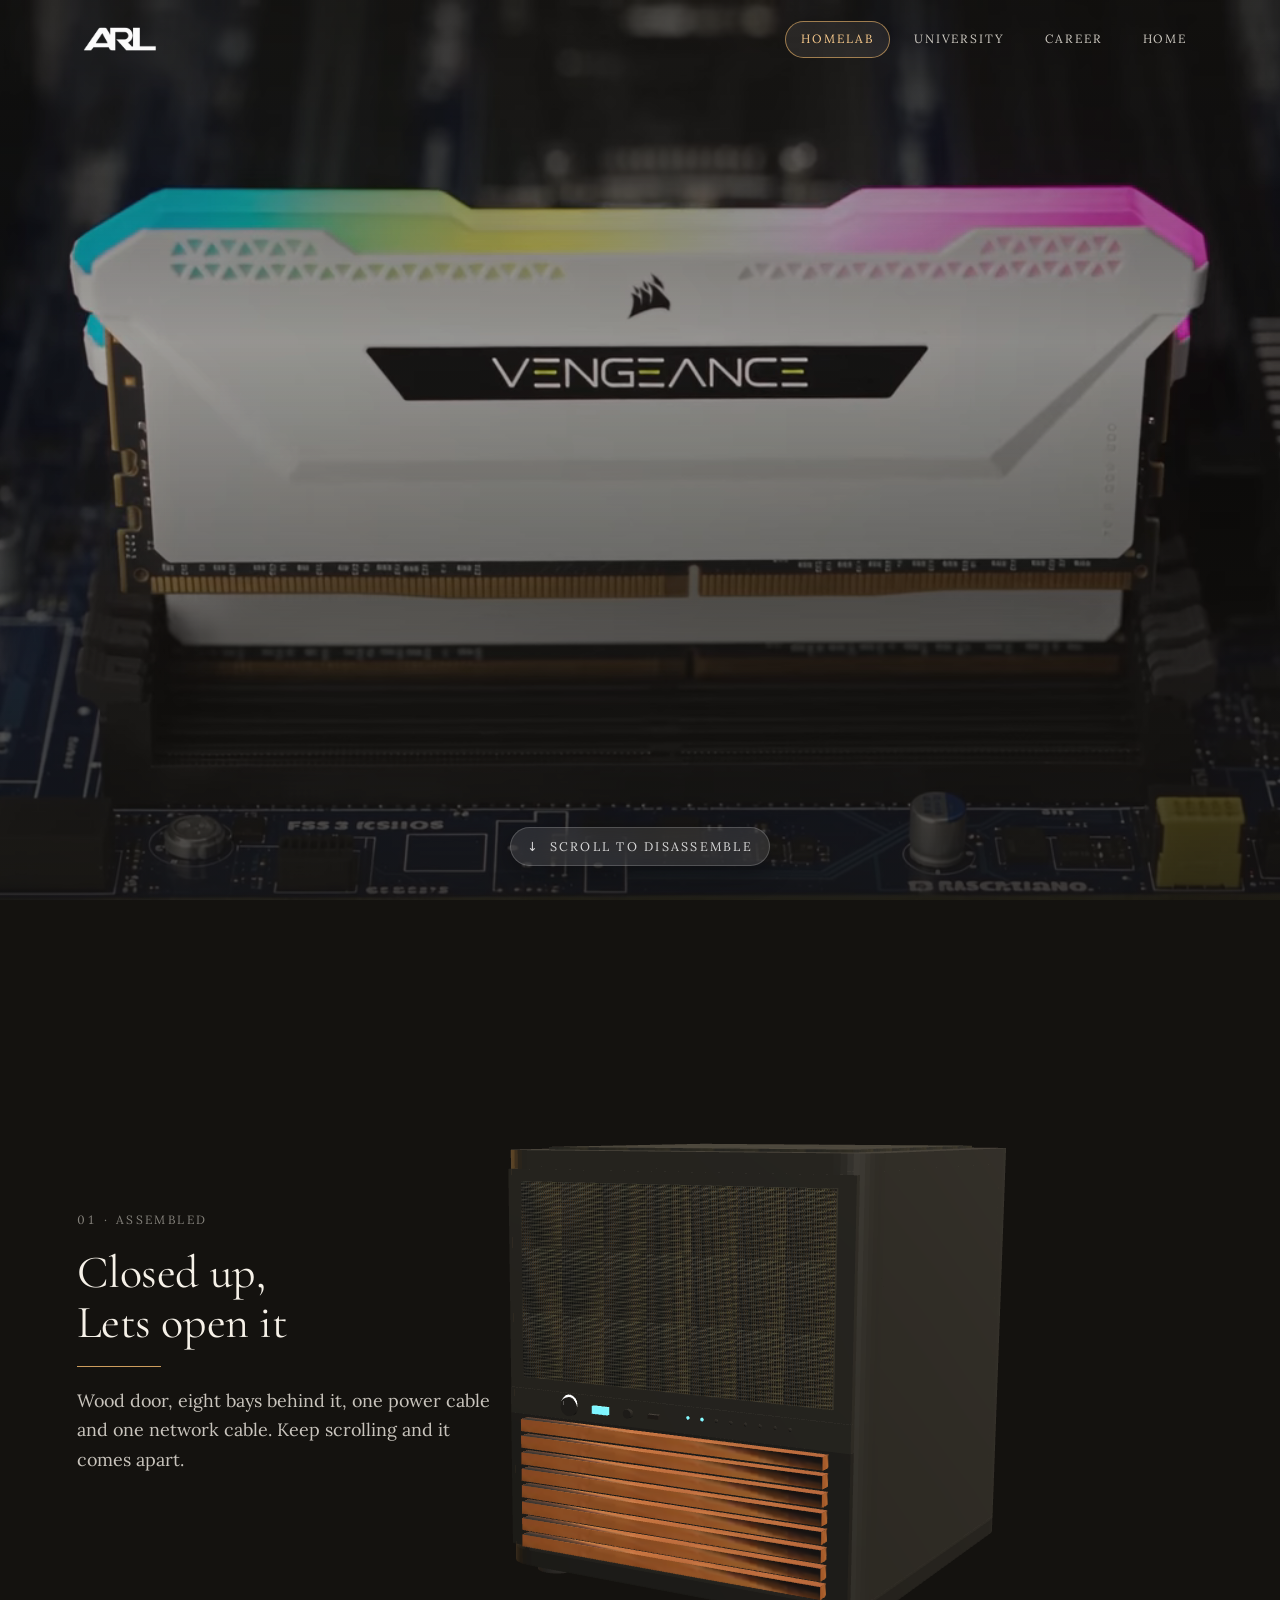
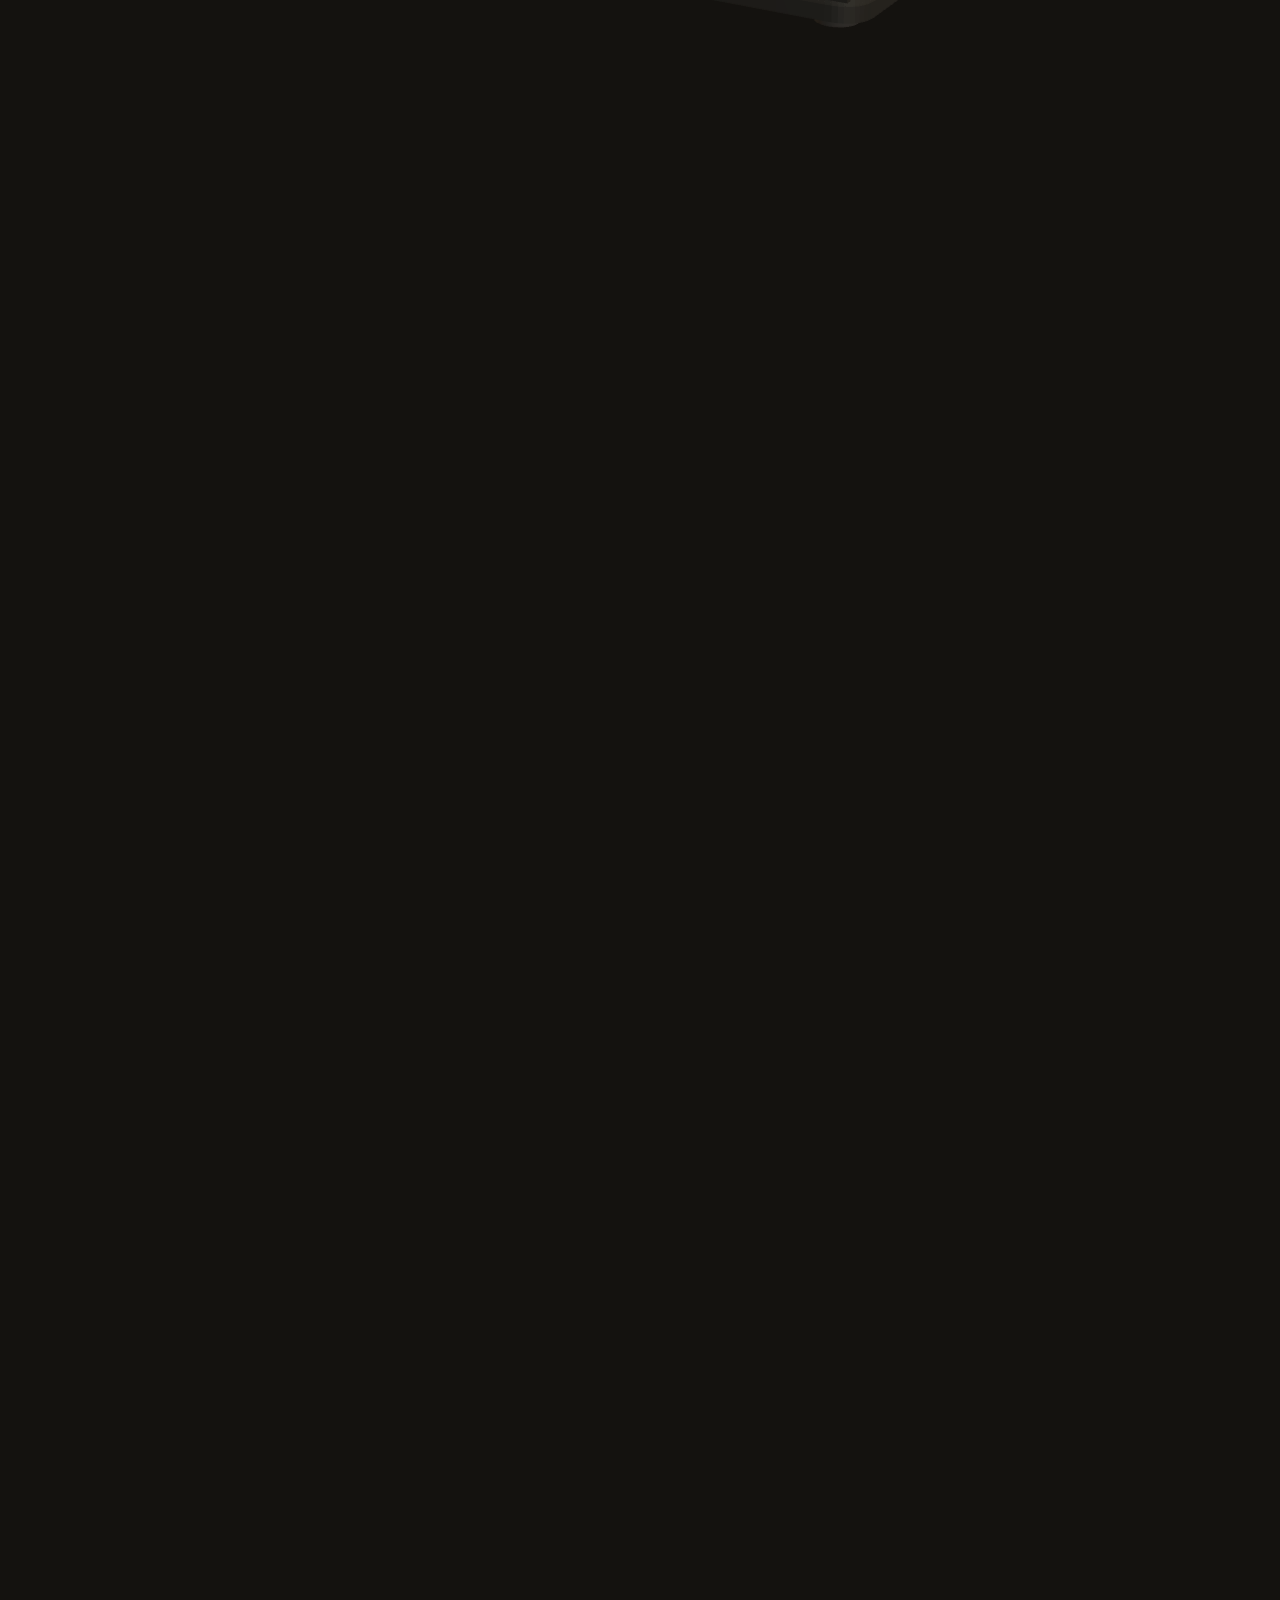
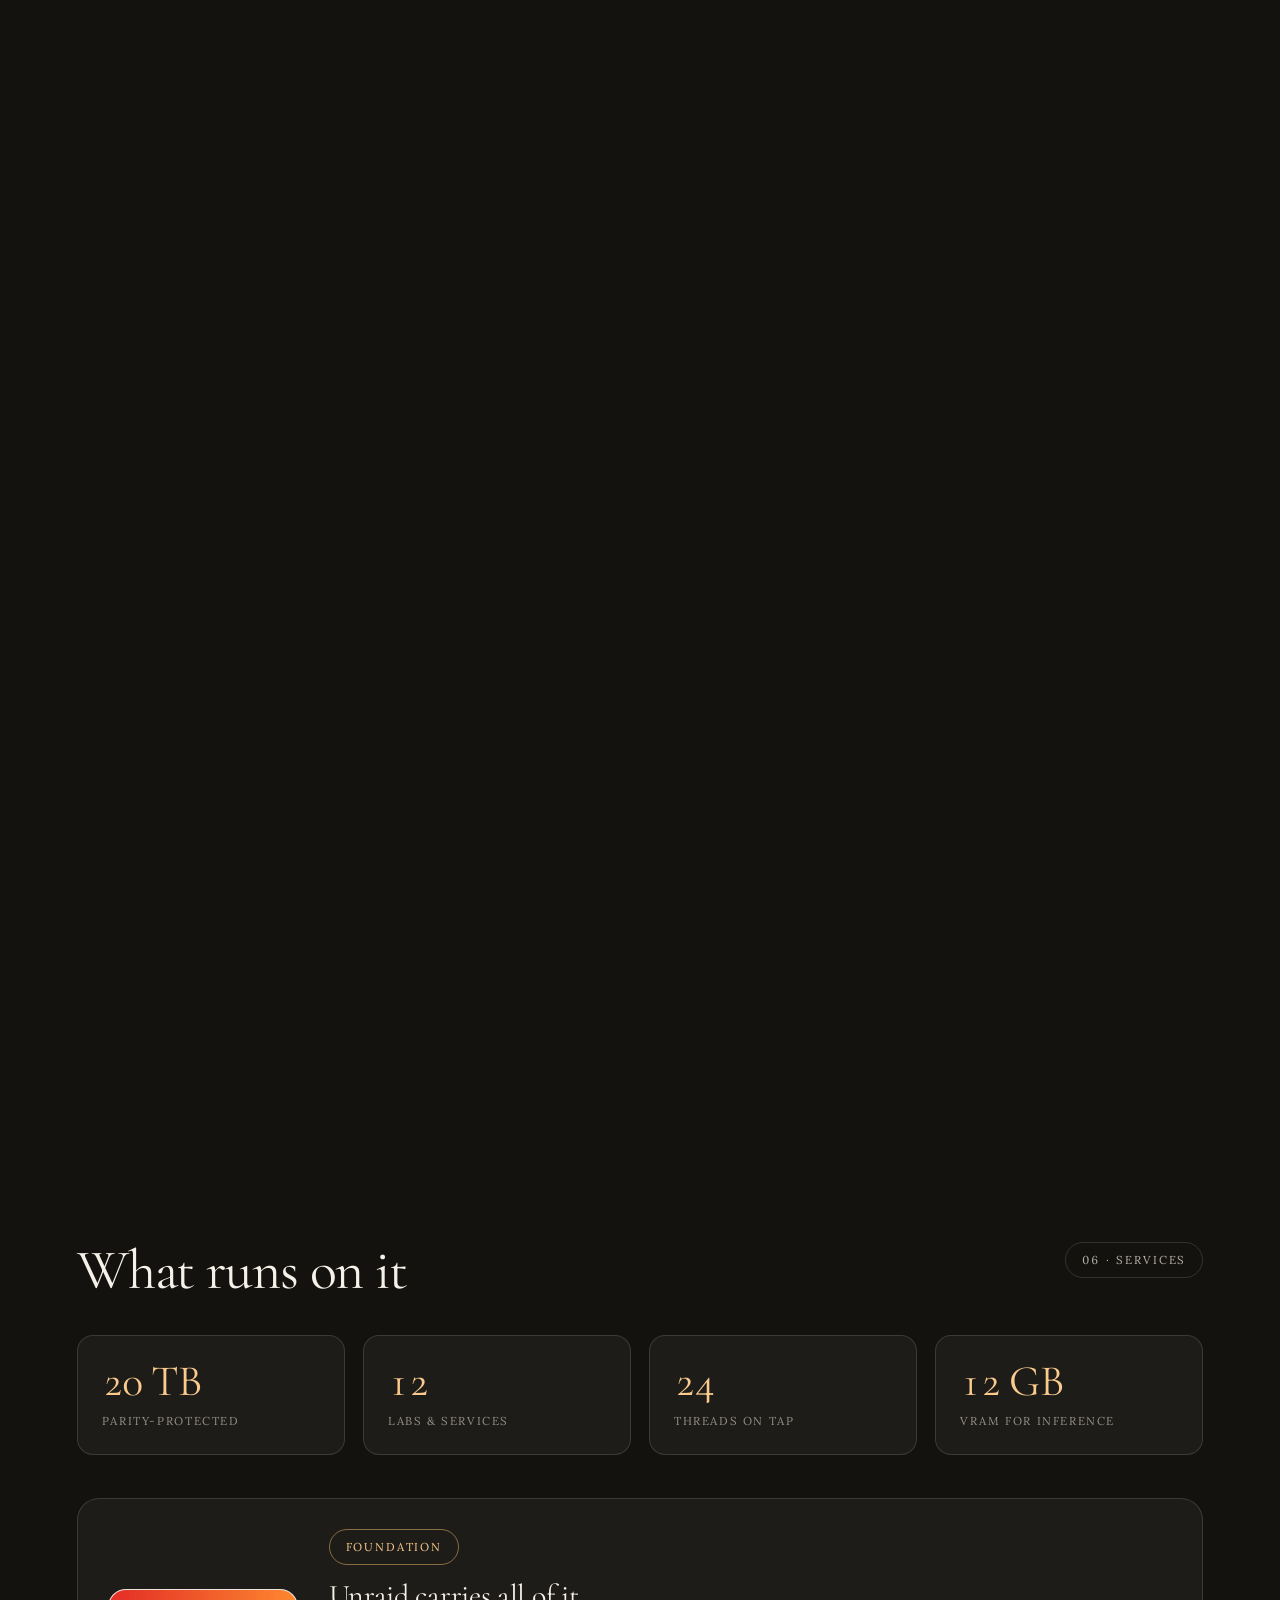
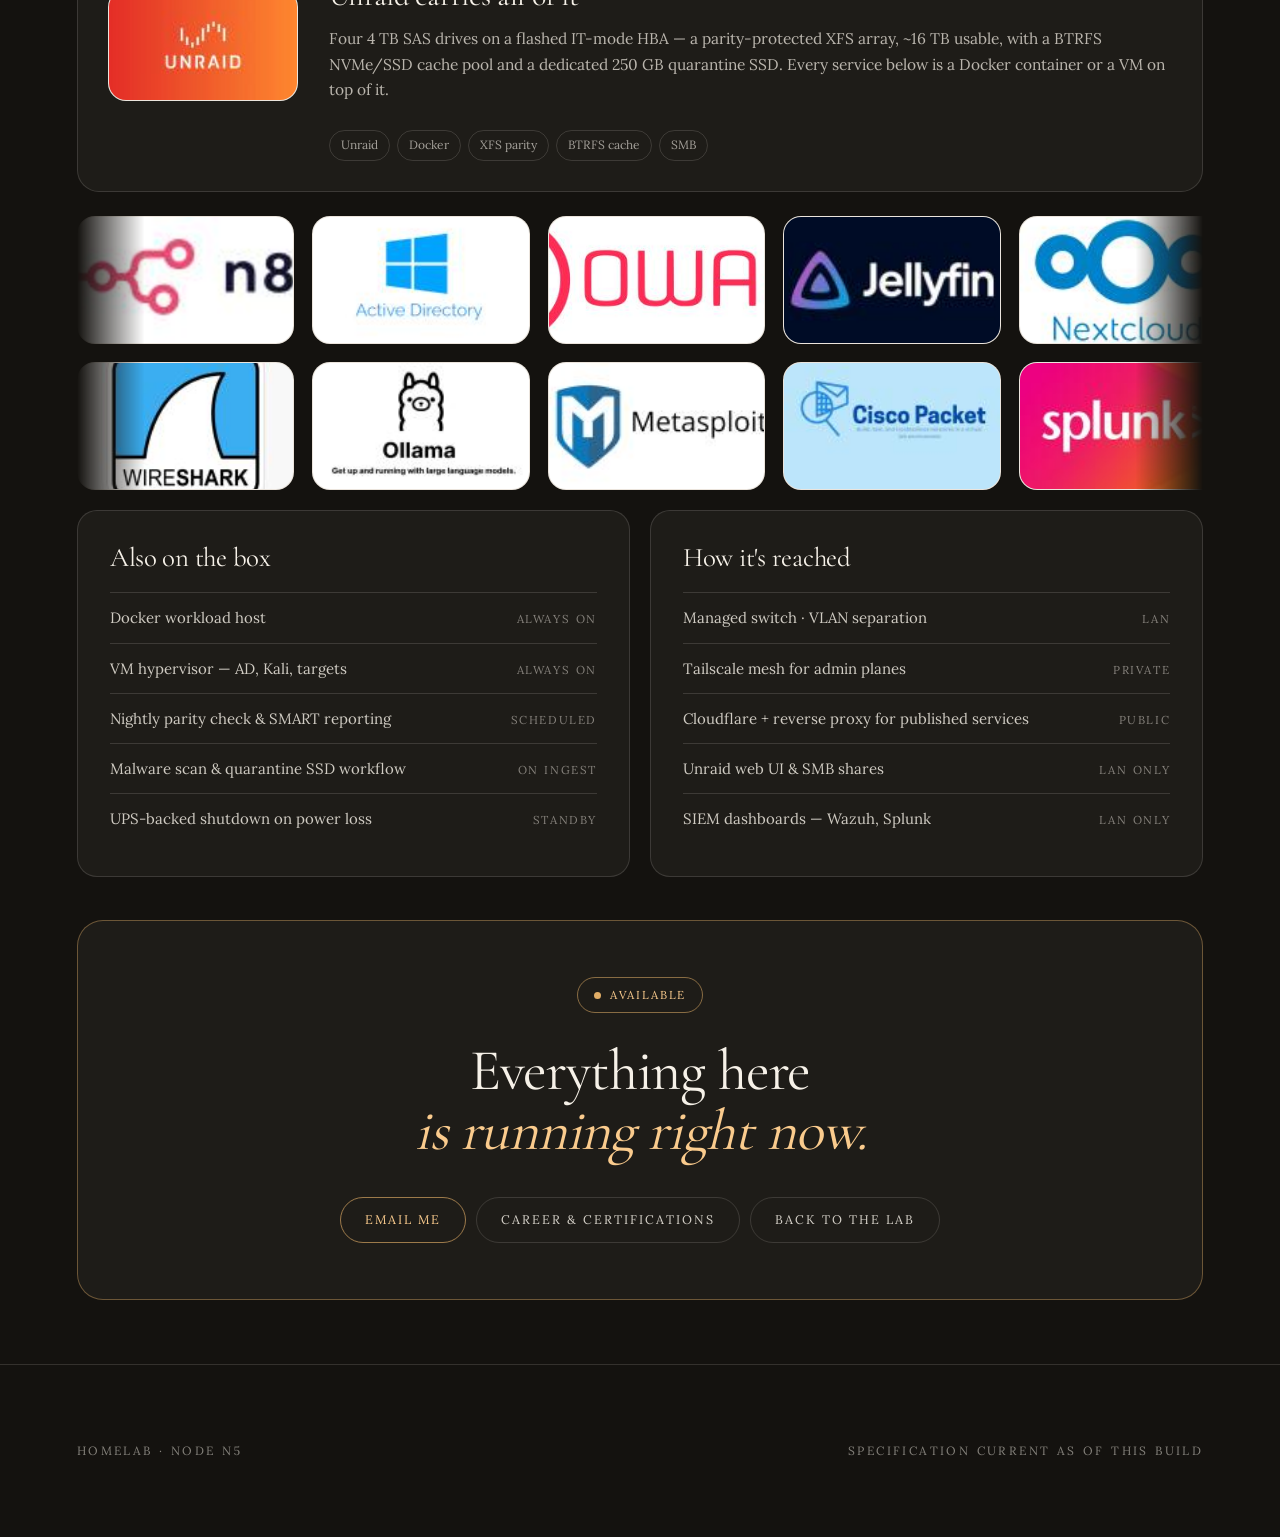
<file: pages/homelab.html>
<!DOCTYPE html>
<html lang="en">
<head>
<meta charset="utf-8">
<meta name="viewport" content="width=device-width, initial-scale=1">
<title>Homelab — Node N5</title>
<link rel="stylesheet" href="../resources/design-system.css">
<script type="importmap">
{
  "imports": {
    "three": "../resources/vendor/three.module.js",
    "three/addons/controls/OrbitControls.js": "https://unpkg.com/three@0.184.0/examples/jsm/controls/OrbitControls.js",
    "three/addons/exporters/OBJExporter.js": "https://unpkg.com/three@0.184.0/examples/jsm/exporters/OBJExporter.js",
    "three/addons/exporters/GLTFExporter.js": "https://unpkg.com/three@0.184.0/examples/jsm/exporters/GLTFExporter.js"
  },
  "integrity": {
    "https://unpkg.com/three@0.184.0/build/three.module.js": "sha384-8FCZ1eVO6it4+pbec2aDtnTrwjWXZLJRC+MAGCIPDgsYnUrl/E0A2YlF8ioMKI/J",
    "https://unpkg.com/three@0.184.0/build/three.core.js": "sha384-dw2ooPewaEIrAgl6oFDBmmBWCE9oW9LxRGcfwZ0hLvEprzo202wXl7vCYHRlSnOT",
    "https://unpkg.com/three@0.184.0/examples/jsm/controls/OrbitControls.js": "sha384-4rziNxOBZKQ69i+w+f89KJ55TCYquwchVbByQwmaOeIOXdOU2PLDn3kOfXHwIJC9",
    "https://unpkg.com/three@0.184.0/examples/jsm/exporters/OBJExporter.js": "sha384-nbwtoZENJD3Vq+ACK0CuGQdPMuDWHkamC2KJD70EV5nfg6jQjfppKOea07YJN+N3",
    "https://unpkg.com/three@0.184.0/examples/jsm/exporters/GLTFExporter.js": "sha384-VofkvpG6HERhFCYbsUOHeNXBCqID2nfqkQqnVzE1jc/oPcz+qJ13ADdXH08hE+cQ"
  }
}
</script>
<style>
  :root { --ink: #f6f1e8; --ground: #14120f; --hair: rgba(246,241,232,.14); --card: rgba(246,241,232,.045); }
  html, body { margin: 0; background: var(--ground); color: var(--ink); font-family: var(--font-body); }
  body { overflow-x: hidden; }
  a { color: var(--color-accent-300); text-decoration: none; }
  a:hover { color: var(--color-accent-200); }
  .kicker { font-size: 12px; letter-spacing: .2em; text-transform: uppercase; color: rgba(246,241,232,.5); font-variant-numeric: tabular-nums; }
  h1, h2, h3 { font-family: var(--font-heading); font-weight: 400; margin: 0; letter-spacing: -.01em; }
  .lede { max-width: 30rem; font-size: clamp(15px, 1.4vw, 18px); line-height: 1.66; color: rgba(246,241,232,.8); text-wrap: pretty; }
  .rule { height: 1px; width: 84px; background: var(--color-accent-400); opacity: .9; }
  .pill { display: inline-flex; align-self: flex-start; width: max-content; max-width: 100%; align-items: center; gap: 9px; padding: 8px 16px; border-radius: 999px; border: 1px solid var(--hair); font-size: 11.5px; letter-spacing: .16em; text-transform: uppercase; color: rgba(246,241,232,.72); font-variant-numeric: tabular-nums; }
  .pill-accent { border-color: color-mix(in srgb, var(--color-accent-400) 55%, transparent); color: var(--color-accent-300); }
  .dot { width: 7px; height: 7px; border-radius: 999px; background: var(--color-accent-400); animation: labPulse 2.2s ease-in-out infinite; }
  @keyframes labPulse { 0%, 100% { opacity: 1; transform: scale(1); } 50% { opacity: .45; transform: scale(.82); } }
  @keyframes labCue { 0%, 100% { transform: translateY(0); opacity: .7; } 50% { transform: translateY(7px); opacity: 1; } }
  .glass { display: inline-flex; align-items: center; gap: 10px; padding: 9px 16px; border-radius: 999px; background: rgba(255,255,255,.10); -webkit-backdrop-filter: blur(12px); backdrop-filter: blur(12px); border: 1px solid rgba(255,255,255,.18); box-shadow: 0 8px 26px rgba(0,0,0,.28); font-size: 12.5px; letter-spacing: .18em; text-transform: uppercase; color: rgba(255,255,255,.82); }

  #topbar { position: fixed; z-index: 8; top: 0; left: 0; right: 0; display: flex; justify-content: space-between; align-items: center; gap: var(--space-4); padding-block: var(--space-4); padding-inline: clamp(20px, 6vw, 88px); }
  #topbar nav { display: flex; align-items: center; gap: 8px; flex-wrap: wrap; justify-content: flex-end; }
  #topbar nav a { font-size: 12px; letter-spacing: .16em; text-transform: uppercase; color: rgba(246,241,232,.82); padding: 8px 15px; border-radius: 999px; border: 1px solid transparent; transition: border-color .25s ease, background .25s ease, color .25s ease; }
  #topbar nav a:hover { border-color: color-mix(in srgb, var(--color-accent-400) 55%, transparent); background: rgba(246,241,232,.06); color: var(--ink); }
  #topbar nav a[aria-current="page"] { border-color: color-mix(in srgb, var(--color-accent-400) 65%, transparent); background: rgba(246,241,232,.08); color: var(--color-accent-300); }

  /* — hero — */
  #hero { position: relative; min-height: 100svh; overflow: hidden; isolation: isolate; }
  #hero { background: #14120f url("../resources/rig-render.png") center / cover no-repeat; }
  #hero video { position: absolute; inset: 0; width: 100%; height: 100%; object-fit: cover; z-index: 0; }
  #hero .veil { position: absolute; inset: 0; z-index: 1; background: linear-gradient(180deg, rgba(20,18,15,.62) 0%, rgba(20,18,15,.26) 38%, rgba(20,18,15,.82) 100%); }
  #hero .title { position: absolute; z-index: 2; top: 0; left: 0; right: 0; height: 66%; display: grid; place-items: center; padding: clamp(60px, 9vh, 110px) clamp(20px, 6vw, 88px) 0; }
  #hero h1 { font-size: clamp(56px, 13vw, 190px); line-height: .92; letter-spacing: -.03em; text-align: center; background: linear-gradient(170deg, #fffaf1 0%, var(--color-accent-200) 34%, var(--color-accent-400) 62%, var(--color-accent-700) 100%); -webkit-background-clip: text; background-clip: text; color: transparent; }
  #hero .cue { position: absolute; z-index: 2; left: 0; right: 0; bottom: clamp(20px, 3vw, 34px); display: flex; justify-content: center; }

  /* — exploded-view section — */
  #explode { position: relative; }
  #track { position: relative; height: 560vh; }
  #stage { position: sticky; top: 0; height: 100vh; overflow: hidden; }
  #scene { position: absolute; inset: 0; width: 100%; height: 100%; display: block; }
  .chapter { position: absolute; z-index: 4; top: 0; left: clamp(20px, 6vw, 88px); height: 100%; width: min(30rem, 34vw); display: flex; flex-direction: column; justify-content: center; gap: var(--space-4); opacity: 0; transition: opacity .45s ease, transform .45s ease; transform: translateY(16px); pointer-events: none; }
  .chapter.on { opacity: 1; transform: none; }
  #dots { position: fixed; z-index: 6; right: clamp(16px, 3vw, 40px); top: 50%; transform: translateY(-50%); display: flex; flex-direction: column; gap: 14px; opacity: 0; transition: opacity .35s ease; pointer-events: none; }
  #dots.on { opacity: 1; pointer-events: auto; }
  #dots button { appearance: none; background: none; border: 1px solid rgba(246,241,232,.35); width: 9px; height: 9px; border-radius: 50%; padding: 0; cursor: pointer; transition: background .25s ease, border-color .25s ease, transform .25s ease; }
  #dots button[aria-current="true"] { background: var(--color-accent-300); border-color: var(--color-accent-300); transform: scale(1.35); }
  #dots button:focus-visible { outline: 2px solid var(--color-accent); outline-offset: 3px; }
  #callouts { position: absolute; inset: 0; z-index: 3; pointer-events: none; }
  #leaders { position: absolute; inset: 0; width: 100%; height: 100%; overflow: visible; }
  #leaders line { stroke: var(--color-accent-400); stroke-width: 1; opacity: .55; }
  #leaders circle { fill: var(--color-accent-300); }
  .callout { position: absolute; width: 14rem; opacity: 0; transition: opacity .3s ease; padding-left: 12px; border-left: 1px solid rgba(246,241,232,.18); }
  .callout h3 { margin: 0; font-family: var(--font-body); font-size: 11.5px; letter-spacing: .16em; text-transform: uppercase; color: var(--color-accent-300); }
  .callout p { margin: 3px 0 0; font-size: 12.5px; line-height: 1.45; color: rgba(246,241,232,.7); text-wrap: pretty; }
  .specs { display: grid; grid-template-columns: auto 1fr; gap: 0 var(--space-4); font-size: 14.5px; }
  .specs dt { padding: 10px 0; color: rgba(246,241,232,.5); font-size: 11.5px; letter-spacing: .16em; text-transform: uppercase; border-top: 1px solid var(--hair); }
  .specs dd { margin: 0; padding: 10px 0; border-top: 1px solid var(--hair); color: rgba(246,241,232,.9); font-variant-numeric: tabular-nums; }


  /* — logo rails — */
  .foundation { display: grid; grid-template-columns: auto minmax(0, 1fr); gap: clamp(18px, 2.4vw, 34px); align-items: center; padding: clamp(20px, 2.4vw, 30px); border: 1px solid var(--hair); border-radius: 22px; background: var(--card); }
  .foundation-art { width: clamp(150px, 16vw, 190px); height: clamp(92px, 9vw, 112px); display: flex; align-items: center; justify-content: center; border-radius: 18px; overflow: hidden; border: 1px solid var(--hair); background: rgba(246,241,232,.94); }
  .foundation-art img { width: 100%; height: 100%; object-fit: cover; }
  @media (max-width: 620px) { .foundation { grid-template-columns: minmax(0, 1fr); } }
  .foundation-copy { display: flex; flex-direction: column; gap: var(--space-3); }
  .foundation-copy h3 { font-size: clamp(22px, 2.4vw, 30px); font-weight: 500; line-height: 1.12; }
  .foundation-copy p { margin: 0; font-size: 15.5px; line-height: 1.65; color: rgba(246,241,232,.72); text-wrap: pretty; }
  .rail { display: grid; gap: clamp(12px, 1.4vw, 18px); margin-top: clamp(16px, 2vw, 24px); -webkit-mask-image: linear-gradient(90deg, transparent, #000 6%, #000 94%, transparent); mask-image: linear-gradient(90deg, transparent, #000 6%, #000 94%, transparent); }
  .marquee { overflow: hidden; }
  .marquee-inner { display: flex; width: max-content; gap: clamp(12px, 1.4vw, 18px); }
  .marquee-left { animation: railLeft 42s linear infinite; }
  .marquee-right { animation: railLeft 46s linear infinite reverse; }
  .rail:hover .marquee-inner { animation-play-state: paused; }
  @keyframes railLeft { from { transform: translateX(0); } to { transform: translateX(-50%); } }
  .tile { flex: 0 0 auto; width: clamp(170px, 17vw, 230px); height: clamp(96px, 10vw, 128px); display: flex; align-items: center; justify-content: center; overflow: hidden; border: 1px solid var(--hair); border-radius: 18px; background: rgba(246,241,232,.94); transition: border-color .3s ease, transform .3s ease; }
  .tile:hover { border-color: color-mix(in srgb, var(--color-accent-400) 55%, transparent); transform: translateY(-4px); }
  .tile img { width: 100%; height: 100%; object-fit: cover; }
  @media (prefers-reduced-motion: reduce) { .marquee-inner { animation: none; } }

  /* — services — */
  #services { position: relative; z-index: 2; background: var(--ground); padding: clamp(56px, 8vw, 120px) clamp(20px, 6vw, 88px) clamp(40px, 5vw, 64px); }
  .wrap { max-width: 1180px; margin: 0 auto; }
  .head { display: flex; align-items: center; justify-content: space-between; gap: var(--space-4); flex-wrap: wrap; margin-bottom: clamp(22px, 2.8vw, 36px); }
  .head h2 { font-size: clamp(30px, 4.4vw, 56px); line-height: 1.02; letter-spacing: -.02em; }
  .stats { display: grid; grid-template-columns: repeat(auto-fit, minmax(min(100%, 160px), 1fr)); gap: clamp(12px, 1.5vw, 18px); margin-bottom: clamp(26px, 3.4vw, 44px); }
  .stat { padding: clamp(16px, 1.9vw, 24px); border: 1px solid var(--hair); border-radius: 16px; background: var(--card); }
  .stat b { display: block; font-family: var(--font-heading); font-weight: 400; font-size: clamp(28px, 3.4vw, 44px); line-height: 1; letter-spacing: -.02em; font-variant-numeric: tabular-nums; color: var(--color-accent-300); }
  .stat span { display: block; margin-top: 8px; font-size: 11.5px; letter-spacing: .14em; text-transform: uppercase; color: rgba(246,241,232,.55); }
  .grid { display: grid; grid-template-columns: repeat(auto-fit, minmax(min(100%, 290px), 1fr)); gap: clamp(14px, 1.6vw, 20px); }
  .svc { position: relative; overflow: hidden; display: flex; flex-direction: column; gap: var(--space-3); padding: clamp(20px, 2.3vw, 30px); border: 1px solid var(--hair); border-radius: 20px; background: var(--card); transition: transform .3s cubic-bezier(.22,.61,.36,1), border-color .3s ease, background .3s ease; }
  .svc:hover { transform: translateY(-5px); border-color: color-mix(in srgb, var(--color-accent-400) 45%, transparent); background: rgba(246,241,232,.075); }
  .svc .num { position: absolute; top: 8px; right: 18px; font-family: var(--font-heading); font-size: 56px; line-height: 1; font-variant-numeric: tabular-nums; color: rgba(246,241,232,.055); }
  .svc h3 { position: relative; font-size: clamp(20px, 2vw, 25px); font-weight: 500; line-height: 1.18; padding-right: 48px; }
  .svc p { position: relative; margin: 0; font-size: 15px; line-height: 1.62; color: rgba(246,241,232,.72); text-wrap: pretty; }
  .chips { display: flex; flex-wrap: wrap; gap: 7px; margin-top: auto; padding-top: var(--space-3); }
  .chip { padding: 5px 11px; border-radius: 999px; border: 1px solid var(--hair); font-size: 12px; color: rgba(246,241,232,.62); }
  .split { display: grid; grid-template-columns: repeat(auto-fit, minmax(min(100%, 300px), 1fr)); gap: clamp(14px, 1.6vw, 20px); margin-top: clamp(14px, 1.6vw, 20px); }
  .panel { padding: clamp(22px, 2.5vw, 34px); border: 1px solid var(--hair); border-radius: 20px; background: var(--card); }
  .panel h3 { font-size: clamp(21px, 2.1vw, 27px); font-weight: 500; line-height: 1.15; margin-bottom: var(--space-4); }
  .row { display: flex; align-items: baseline; justify-content: space-between; gap: var(--space-4); padding: 13px 0; border-top: 1px solid var(--hair); font-size: 15px; color: rgba(246,241,232,.82); }
  .row span:last-child { font-size: 11.5px; letter-spacing: .14em; text-transform: uppercase; color: rgba(246,241,232,.48); white-space: nowrap; font-variant-numeric: tabular-nums; }
  .cta { margin-top: clamp(26px, 3.4vw, 44px); padding: clamp(30px, 4.4vw, 64px) clamp(24px, 4vw, 56px); border: 1px solid color-mix(in srgb, var(--color-accent-400) 40%, transparent); border-radius: 26px; background: var(--card); text-align: center; }
  .cta h2 { font-size: clamp(30px, 5vw, 58px); line-height: 1.04; letter-spacing: -.02em; text-wrap: balance; }
  .cta em { font-style: italic; color: var(--color-accent-300); }
  .btnrow { display: flex; flex-wrap: wrap; justify-content: center; gap: 10px; margin-top: clamp(22px, 2.8vw, 36px); }
  .btn-o { padding: 12px 24px; border-radius: 999px; border: 1px solid var(--hair); font-size: 12.5px; letter-spacing: .16em; text-transform: uppercase; color: rgba(246,241,232,.85); transition: border-color .25s ease, background .25s ease; }
  .btn-o:hover { border-color: var(--color-accent-400); color: var(--ink); background: rgba(246,241,232,.05); }
  .btn-a { border-color: color-mix(in srgb, var(--color-accent-400) 65%, transparent); color: var(--color-accent-300); }
  .btn-a:hover { background: color-mix(in srgb, var(--color-accent-400) 14%, transparent); color: var(--color-accent-200); }

  footer { position: relative; z-index: 2; padding: clamp(40px, 6vw, 80px) clamp(20px, 6vw, 88px); border-top: 1px solid var(--hair); display: flex; justify-content: space-between; gap: var(--space-4); flex-wrap: wrap; }

  @media (max-width: 720px) {
    .chapter { width: auto; right: clamp(20px, 6vw, 88px); justify-content: flex-end; padding-bottom: 16vh; }
    .callout { display: none; }
  }
</style>
</head>
<body>

<div id="topbar">
  <a href="../Portfolio Home.dc.html" aria-label="ARL — home" style="display: inline-flex; align-items: center; transition: opacity .25s ease">
    <img src="../resources/arl-logo.png" alt="ARL" style="display: block; height: 42px; width: auto">
  </a>
  <nav aria-label="Sections">
    <a href="homelab.html" aria-current="page">Homelab</a>
    <a href="../University.dc.html">University</a>
    <a href="../Career.dc.html">Career</a>
    <a href="../Portfolio Home.dc.html">Home</a>
  </nav>
</div>

<section id="hero">
  <video id="herovid" autoplay muted loop playsinline preload="auto" poster="../resources/rig-render.png">
    <source src="../resources/homelab-hero.mp4" type="video/mp4">
    <source src="../resources/homelab-loop.webm" type="video/webm">
  </video>
  <div class="veil"></div>
  <div class="title"></div>
  <div class="cue"><span class="glass"><span style="animation: labCue 2.4s ease-in-out infinite">↓</span> scroll to disassemble</span></div>
</section>

<nav id="dots" aria-label="Chapters">
  <button type="button" data-go="0" aria-current="true" aria-label="Assembled"></button>
  <button type="button" data-go="1" aria-label="Inside the chassis"></button>
  <button type="button" data-go="2" aria-label="Exploded view"></button>
  <button type="button" data-go="3" aria-label="Key facts"></button>
  <button type="button" data-go="4" aria-label="Back together"></button>
</nav>

<section id="explode" aria-label="Exploded view">
  <div id="track">
    <div id="stage">
      <canvas id="scene"></canvas>
      <div id="callouts">
        <svg id="leaders" aria-hidden="true"></svg>
        <div class="callout" data-anchor="chassis-top"><h3>Chassis</h3><p>Jonsbo N5 — eight-bay cube, hot-swap front cage.</p></div>
        <div class="callout" data-anchor="aio-radiator"><h3>Cooling</h3><p>Arctic Freezer 280 AIO, dual 140 mm on the front intake.</p></div>
        <div class="callout" data-anchor="sas-drive-1"><h3>Storage</h3><p>4 × 4 TB Toshiba SAS standing in the lower cage, loaded from the front.</p></div>
        <div class="callout" data-anchor="gpu-4070"><h3>GPU</h3><p>RTX 4070 Founders Edition — transcode and local inference.</p></div>
        <div class="callout" data-anchor="hba-card"><h3>HBA</h3><p>SAS host bus adapter feeding the four enterprise bays.</p></div>
        <div class="callout" data-anchor="sata-ssd-1"><h3>Cache</h3><p>2 × Samsung SSD for VM and container volumes.</p></div>
        <div class="callout" data-anchor="nvme-evo"><h3>Boot</h3><p>Samsung EVO NVMe — hypervisor and system datastore.</p></div>
        <div class="callout" data-anchor="motherboard"><h3>Platform</h3><p>ASUS ROG STRIX B450-F Gaming with a Ryzen 9 5900X — 12 cores, 24 threads.</p></div>
      </div>

      <div class="chapter on" data-ch="0">
        <span class="kicker">01 · assembled</span>
        <h2 style="font-size: clamp(28px, 3.6vw, 48px); line-height: 1.08">Closed up,<br>Lets open it</h2>
        <div class="rule"></div>
        <p class="lede">Wood door, eight bays behind it, one power cable and one network cable. Keep scrolling and it comes apart.</p>
      </div>

      <div class="chapter" data-ch="1">
        <span class="kicker">02 · inside the chassis</span>
        <h2 style="font-size: clamp(28px, 3.6vw, 48px); line-height: 1.08">Desktop silicon,<br>server duty</h2>
        <div class="rule"></div>
        <p class="lede">A Ryzen 9 5900X on an ASUS ROG STRIX B450-F Gaming board, held under an Arctic Freezer 280 AIO. Twelve cores is enough headroom to run storage, virtualisation and the security lab side by side without any of them noticing the others.</p>
      </div>

      <div class="chapter" data-ch="2">
        <span class="kicker">03 · exploded view</span>
        <h2 style="font-size: clamp(28px, 3.6vw, 48px); line-height: 1.08">Every part,<br>Purposley chosen</h2>
        <div class="rule"></div>
        <p class="lede">Enterprise SAS HDDs for bulk, SSDs for fast storage, NVMe for the cache — and an HBA Card so the drives can work with consumer hardware.</p>
      </div>

      <div class="chapter" data-ch="3">
        <span class="kicker">04 · key facts</span>
        <h2 style="font-size: clamp(28px, 3.6vw, 48px); line-height: 1.08">Node N5</h2>
        <div class="rule"></div>
        <dl class="specs">
          <dt>CPU</dt><dd>Ryzen 9 5900X — 12C / 24T</dd>
          <dt>Board</dt><dd>ASUS ROG STRIX B450-F Gaming</dd>
          <dt>Cooling</dt><dd>Arctic Freezer 280 AIO · front-mounted</dd>
          <dt>GPU</dt><dd>RTX 4070 Founders Edition</dd>
          <dt>Bulk</dt><dd>4 × 4 TB Toshiba SAS · 16 TB raw</dd>
          <dt>Flash</dt><dd>2 × Samsung SSD · 1 × EVO NVMe</dd>
          <dt>Fabric</dt><dd>SAS HBA · 8-bay hot-swap cage</dd>
        </dl>
      </div>

      <div class="chapter" data-ch="4">
        <span class="kicker">05 · back together</span>
        <h2 style="font-size: clamp(28px, 3.6vw, 48px); line-height: 1.08">Closed up,<br>quiet again</h2>
        <div class="rule"></div>
        <p class="lede">Every panel back on, the wood door shut over eight bays. It sits idle and ready to serve.</p>
      </div>
    </div>
  </div>
</section>

<section id="services">
  <div class="wrap">
    <div class="head">
      <h2>What runs on it</h2>
      <span class="pill">06 · services</span>
    </div>

    <div class="stats">
      <div class="stat"><b>20 TB</b><span>Parity-protected</span></div>
      <div class="stat"><b>12</b><span>Labs &amp; services</span></div>
      <div class="stat"><b>24</b><span>Threads on tap</span></div>
      <div class="stat"><b>12 GB</b><span>VRAM for inference</span></div>
    </div>

    <div class="foundation">
      <div class="foundation-art"><img src="../resources/logos/unraid.png" alt="Unraid"></div>
      <div class="foundation-copy">
        <span class="pill pill-accent">Foundation</span>
        <h3>Unraid carries all of it</h3>
        <p>Four 4 TB SAS drives on a flashed IT-mode HBA — a parity-protected XFS array, ~16 TB usable, with a BTRFS NVMe/SSD cache pool and a dedicated 250 GB quarantine SSD. Every service below is a Docker container or a VM on top of it.</p>
        <div class="chips"><span class="chip">Unraid</span><span class="chip">Docker</span><span class="chip">XFS parity</span><span class="chip">BTRFS cache</span><span class="chip">SMB</span></div>
      </div>
    </div>

    <div class="rail" aria-label="Services running on the server">
      <div class="marquee">
        <div class="marquee-inner marquee-left">
        <div class="tile"><img src="../resources/logos/n8n.png" alt="n8n" loading="lazy"></div>
        <div class="tile"><img src="../resources/logos/active-directory.png" alt="Active Directory" loading="lazy"></div>
        <div class="tile"><img src="../resources/logos/owasp.png" alt="OWASP" loading="lazy"></div>
        <div class="tile"><img src="../resources/logos/jellyfin.png" alt="Jellyfin" loading="lazy"></div>
        <div class="tile"><img src="../resources/logos/nextcloud.png" alt="Nextcloud" loading="lazy"></div>
        <div class="tile"><img src="../resources/logos/kali.png" alt="Kali Linux" loading="lazy"></div>
        <div class="tile"><img src="../resources/logos/n8n.png" alt="n8n" loading="lazy"></div>
        <div class="tile"><img src="../resources/logos/active-directory.png" alt="Active Directory" loading="lazy"></div>
        <div class="tile"><img src="../resources/logos/owasp.png" alt="OWASP" loading="lazy"></div>
        <div class="tile"><img src="../resources/logos/jellyfin.png" alt="Jellyfin" loading="lazy"></div>
        <div class="tile"><img src="../resources/logos/nextcloud.png" alt="Nextcloud" loading="lazy"></div>
        <div class="tile"><img src="../resources/logos/kali.png" alt="Kali Linux" loading="lazy"></div>
        </div>
      </div>
      <div class="marquee">
        <div class="marquee-inner marquee-right">
        <div class="tile"><img src="../resources/logos/wireshark.png" alt="Wireshark" loading="lazy"></div>
        <div class="tile"><img src="../resources/logos/ollama.png" alt="Ollama" loading="lazy"></div>
        <div class="tile"><img src="../resources/logos/metasploit.png" alt="Metasploit" loading="lazy"></div>
        <div class="tile"><img src="../resources/logos/cisco-packet-tracer.png" alt="Cisco Packet Tracer" loading="lazy"></div>
        <div class="tile"><img src="../resources/logos/splunk.png" alt="Splunk" loading="lazy"></div>
        <div class="tile"><img src="../resources/logos/wazuh.png" alt="Wazuh" loading="lazy"></div>
        <div class="tile"><img src="../resources/logos/wireshark.png" alt="Wireshark" loading="lazy"></div>
        <div class="tile"><img src="../resources/logos/ollama.png" alt="Ollama" loading="lazy"></div>
        <div class="tile"><img src="../resources/logos/metasploit.png" alt="Metasploit" loading="lazy"></div>
        <div class="tile"><img src="../resources/logos/cisco-packet-tracer.png" alt="Cisco Packet Tracer" loading="lazy"></div>
        <div class="tile"><img src="../resources/logos/splunk.png" alt="Splunk" loading="lazy"></div>
        <div class="tile"><img src="../resources/logos/wazuh.png" alt="Wazuh" loading="lazy"></div>
        </div>
      </div>
    </div>

    <div class="split">
      <div class="panel">
        <h3>Also on the box</h3>
        <div class="row"><span>Docker workload host</span><span>always on</span></div>
        <div class="row"><span>VM hypervisor — AD, Kali, targets</span><span>always on</span></div>
        <div class="row"><span>Nightly parity check &amp; SMART reporting</span><span>scheduled</span></div>
        <div class="row"><span>Malware scan &amp; quarantine SSD workflow</span><span>on ingest</span></div>
        <div class="row"><span>UPS-backed shutdown on power loss</span><span>standby</span></div>
      </div>
      <div class="panel">
        <h3>How it's reached</h3>
        <div class="row"><span>Managed switch · VLAN separation</span><span>LAN</span></div>
        <div class="row"><span>Tailscale mesh for admin planes</span><span>private</span></div>
        <div class="row"><span>Cloudflare + reverse proxy for published services</span><span>public</span></div>
        <div class="row"><span>Unraid web UI &amp; SMB shares</span><span>LAN only</span></div>
        <div class="row"><span>SIEM dashboards — Wazuh, Splunk</span><span>LAN only</span></div>
      </div>
    </div>

    <div class="cta">
      <span class="pill pill-accent"><span class="dot"></span>Available</span>
      <h2 style="margin-top: var(--space-6)">Everything here<br><em>is running right now.</em></h2>
      <div class="btnrow">
        <a class="btn-o btn-a" href="mailto:islama9@rpi.edu">Email me</a>
        <a class="btn-o" href="../Career.dc.html">Career &amp; certifications</a>
        <a class="btn-o" href="../Portfolio Home.dc.html">Back to the lab</a>
      </div>
    </div>
  </div>
</section>

<footer>
  <span class="kicker">homelab · node n5</span>
  <span class="kicker">specification current as of this build</span>
</footer>

<script type="module">
import { createScene } from './homelab-rig.js';

const canvas = document.getElementById('scene');
const track = document.getElementById('track');
const chapters = [...document.querySelectorAll('.chapter')];
const callouts = [...document.querySelectorAll('.callout')];
const dotNav = document.getElementById('dots');
const dots = [...document.querySelectorAll('#dots button')];
const stage = createScene(canvas);
const clamp = (v, a = 0, b = 1) => v < a ? a : v > b ? b : v;
const ease = (p) => p * p * (3 - 2 * p);
const band = (p, a, b) => clamp((p - a) / (b - a));

const heroVid = document.getElementById('herovid');
const reduce = matchMedia('(prefers-reduced-motion: reduce)');
function applyMotion() {
  if (!heroVid) return;
  heroVid.muted = true;
  if (reduce.matches) { heroVid.pause(); heroVid.removeAttribute('loop'); heroVid.currentTime = 0; }
  else { heroVid.loop = true; const pl = heroVid.play(); if (pl && pl.catch) pl.catch(() => {}); }
}
applyMotion();
reduce.addEventListener('change', applyMotion);

let p = 0, inView = false, needsRender = true;

function readScroll() {
  const r = track.getBoundingClientRect();
  const span = Math.max(track.offsetHeight - innerHeight, 1);
  const np = clamp(-r.top / span);
  if (np !== p) { p = np; needsRender = true; }
  const nowIn = r.top < innerHeight * 0.4 && r.bottom > innerHeight * 0.6;
  if (nowIn !== inView) { inView = nowIn; dotNav.classList.toggle('on', inView); }
}

function state() {
  if (!stage.motionOk) return { explode: 0.62, spin: -0.5, tilt: 0.16, dist: 2.15, fade: 0.8, shift: -0.02 };
  const open = ease(band(p, 0.16, 0.38));
  const blow = ease(band(p, 0.38, 0.60));
  const back = ease(band(p, 0.80, 0.99));
  return {
    explode: clamp(open * 0.34 + blow * 0.66 - back),
    spin: -0.55 + ease(band(p, 0.04, 0.78)) * 2.6 - back * 2.6,
    tilt: 0.1 + ease(band(p, 0.04, 0.5)) * 0.16 - back * 0.16,
    dist: 1.18 + ease(band(p, 0.12, 0.60)) * 1.12 - back * 1.12,
    fade: clamp(open * 0.55 + blow * 0.45 - back),
    shift: -0.1 + ease(band(p, 0.24, 0.55)) * 0.085 - back * 0.085
  };
}

function chapterIndex() {
  if (p < 0.16) return 0;
  if (p < 0.38) return 1;
  if (p < 0.62) return 2;
  if (p < 0.80) return 3;
  return 4;
}

function syncSize() {
  const w = canvas.clientWidth, h = canvas.clientHeight;
  if (!w || !h) return false;
  const dpr = Math.min(devicePixelRatio, 2);
  if (Math.abs(canvas.width - Math.round(w * dpr)) > 1 || Math.abs(canvas.height - Math.round(h * dpr)) > 1) {
    try { stage.resize(); } catch (e) { console.warn('resize failed', e); }
    return true;
  }
  return false;
}

function tick() {
  try {
    if (syncSize()) needsRender = true;
    if (!needsRender) return;
    needsRender = false;
    const s = state();
    try { stage.render(s); } catch (e) { console.warn('render failed', e); }

    const ci = chapterIndex();
    chapters.forEach((c, i) => c.classList.toggle('on', i === ci));
    dots.forEach((d, i) => d.setAttribute('aria-current', String(i === ci)));

    const show = stage.motionOk ? clamp((s.explode - 0.4) / 0.25) : 1;
    try { layoutCallouts(show); } catch (e) { console.warn('callouts failed', e); }
  } catch (e) {
    console.warn('frame failed', e);
  }
}

function frame() {
  tick();
  requestAnimationFrame(frame);
}

const leaders = document.getElementById('leaders');
const NS = 'http://www.w3.org/2000/svg';
const lines = callouts.map(() => {
  const g = document.createElementNS(NS, 'g');
  const line = document.createElementNS(NS, 'line');
  const dot = document.createElementNS(NS, 'circle');
  dot.setAttribute('r', '3.2');
  g.append(line, dot);
  leaders.append(g);
  return { g, line, dot };
});

function layoutCallouts(show) {
  const W = canvas.clientWidth, H = canvas.clientHeight;
  const colX = Math.max(W - 15.5 * 16 - 28, W * 0.62);
  const items = [];
  callouts.forEach((el, i) => {
    const pt = stage.project(el.dataset.anchor);
    if (!pt || show < 0.02) {
      el.style.opacity = '0';
      lines[i].g.style.opacity = '0';
      return;
    }
    items.push({ el, i, pt, y: pt.y, h: el.offsetHeight || 54 });
  });
  items.sort((a, b) => a.y - b.y);
  const top = 76, bottom = H - 20;
  const sum = items.reduce((t, it) => t + Math.max(it.h, 44), 0);
  const gap = items.length > 1 ? Math.max(4, Math.min(20, (bottom - top - sum) / (items.length - 1))) : 0;
  let cursor = top;
  items.forEach((it) => {
    it.ty = cursor;
    cursor += Math.max(it.h, 44) + gap;
  });
  items.forEach((it) => {
    it.el.style.opacity = String(show);
    it.el.style.left = colX + 'px';
    it.el.style.top = it.ty + 'px';
    const l = lines[it.i];
    l.g.style.opacity = String(show * 0.9);
    l.line.setAttribute('x1', it.pt.x);
    l.line.setAttribute('y1', it.pt.y);
    l.line.setAttribute('x2', colX - 1);
    l.line.setAttribute('y2', it.ty + 10);
    l.dot.setAttribute('cx', it.pt.x);
    l.dot.setAttribute('cy', it.pt.y);
  });
}

addEventListener('scroll', () => { readScroll(); tick(); }, { passive: true });
addEventListener('resize', () => { stage.resize(); readScroll(); tick(); });
const trackTop = () => track.getBoundingClientRect().top + scrollY;
dots.forEach((d) => d.addEventListener('click', () => {
  const span = track.offsetHeight - innerHeight;
  const targets = [0.03, 0.28, 0.50, 0.70, 0.97];
  scrollTo({ top: trackTop() + span * targets[+d.dataset.go], behavior: stage.motionOk ? 'smooth' : 'auto' });
}));

window.addEventListener('rig-texture', () => { needsRender = true; });
addEventListener('load', () => { stage.resize(); readScroll(); tick(); });
if ('ResizeObserver' in window) new ResizeObserver(() => { needsRender = true; tick(); }).observe(canvas);

readScroll();
needsRender = true;
tick();
frame();
// Safety net for environments that throttle rAF or swallow scroll events.
setInterval(() => { readScroll(); tick(); }, 250);
</script>
</body>
</html>
</file>
<file: resources/design-system.css>
/* Classical — design-system tokens and component classes. This file is the source of truth for the system's look; retune it here and see readme.md. */
@font-face {
  font-family: "Cormorant Garamond";
  src: url("fonts/cormorant-garamond-latin-400-normal.woff2") format("woff2");
  font-style: normal;
  font-weight: 400;
  font-display: swap;
}
@font-face {
  font-family: "Cormorant Garamond";
  src: url("fonts/cormorant-garamond-latin-600-normal.woff2") format("woff2");
  font-style: normal;
  font-weight: 600;
  font-display: swap;
}
@font-face {
  font-family: "Lora";
  src: url("fonts/lora-latin-400-normal.woff2") format("woff2");
  font-style: normal;
  font-weight: 400;
  font-display: swap;
}
@font-face {
  font-family: "Lora";
  src: url("fonts/lora-latin-600-normal.woff2") format("woff2");
  font-style: normal;
  font-weight: 600;
  font-display: swap;
}
@font-face {
  font-family: "Anton";
  src: url("fonts/anton-latin-400-normal.woff2") format("woff2");
  font-style: normal;
  font-weight: 400;
  font-display: swap;
}

:root {
  --color-bg: #f3f2f2;
  --color-surface: #eae9e9;
  --color-text: #201f1d;
  --color-accent: #b68235;
  --color-accent-2: #ac803e;
  --color-divider: color-mix(in srgb, #201f1d 16%, transparent);

  /* Tonal ramps — generated in OKLCH on one shared lightness scale, so the
     same step of any role matches the others in visual value. */
  --color-neutral-100: #f8f4f4;
  --color-neutral-200: #eae7e7;
  --color-neutral-300: #d7d3d3;
  --color-neutral-400: #bab6b6;
  --color-neutral-500: #9b9797;
  --color-neutral-600: #7d7979;
  --color-neutral-700: #605d5d;
  --color-neutral-800: #444141;
  --color-neutral-900: #2d2b2b;

  --color-accent-100: #fff3e4;
  --color-accent-200: #ffe3bf;
  --color-accent-300: #facb8d;
  --color-accent-400: #e1ad66;
  --color-accent-500: #c28d41;
  --color-accent-600: #a06f24;
  --color-accent-700: #7d5411;
  --color-accent-800: #5a3b0a;
  --color-accent-900: #3a270d;

  --color-accent-2-100: #fff3e4;
  --color-accent-2-200: #ffe3be;
  --color-accent-2-300: #f5cd96;
  --color-accent-2-400: #dbaf70;
  --color-accent-2-500: #bc8f4e;
  --color-accent-2-600: #9b7232;
  --color-accent-2-700: #79561f;
  --color-accent-2-800: #573d14;
  --color-accent-2-900: #382810;

  --font-heading: "Cormorant Garamond", system-ui, sans-serif;
  --font-heading-weight: 600; /* review round 3: bold retired — semibold is the
     interface headings' ceiling (they need the weight at small sizes); display
     text goes lighter still, to the normal cut (see the deck) */
  --font-body: "Lora", system-ui, sans-serif;

  --space-1: 4.6px;
  --space-2: 9.2px;
  --space-3: 13.8px;
  --space-4: 18.4px;
  --space-6: 27.6px;
  --space-8: 36.8px;

  --radius-sm: 2px;
  --radius-md: 4px;
  --radius-lg: 7px;

  /* Elevation — derived from the ground: soft ink-tinted shadows on a
     light theme, a hairline edge + ambient darkness on a dark one. */
  --shadow-sm: 0 1px 2px color-mix(in srgb, #2d2b2b 14%, transparent);
  --shadow-md: 0 3px 10px color-mix(in srgb, #2d2b2b 16%, transparent);
  --shadow-lg: 0 12px 32px color-mix(in srgb, #2d2b2b 22%, transparent);
}

body {
  background: var(--color-bg);
  color: var(--color-text);
  font-family: var(--font-body);
}
h1, h2, h3, h4 { font-family: var(--font-heading); font-weight: var(--font-heading-weight); }

.plate{filter:sepia(0.22) saturate(0.82) contrast(1.05);box-sizing:border-box;
  border:6px solid var(--color-surface);outline:1px solid var(--color-divider)}

/* ══════════════════════════════════════════════════════════════════════════
   Components — built with the tokens above. Plain CSS
   on plain HTML: no JavaScript, no build step. Each class is documented in
   readme.md and demonstrated in foundations/ and components/.
   ══════════════════════════════════════════════════════════════════════ */

*, *::before, *::after { box-sizing: border-box; }
body { margin: 0; font-size: 15px; line-height: 1.55; font-weight: 400; }
h1, h2, h3, h4, h5, h6 {
  font-family: var(--font-heading); font-weight: var(--font-heading-weight);
  line-height: 1.12; letter-spacing: -0.015em; margin: 0 0 var(--space-2);
}
h1 { font-size: 42px; }
h2 { font-size: 32px; }
h3 { font-size: 25px; }
h4 { font-size: 20px; }
h5 { font-size: 16px; }
h6 { font-size: 13px; }
h6 { letter-spacing: 0.08em; text-transform: uppercase; }
p { margin: 0 0 var(--space-3); }
a { color: var(--color-accent); text-underline-offset: 3px; }
img { display: block; max-width: 100%; }
figure { margin: 0; }
figcaption {
  font-size: 11px; margin-top: var(--space-1);
  color: color-mix(in srgb, var(--color-text) 55%, transparent);
}
.text-muted { color: color-mix(in srgb, var(--color-text) 55%, transparent); }
:focus { outline: none; }
:focus-visible { outline: 2px solid var(--color-accent); outline-offset: 2px; }
::selection { background: color-mix(in srgb, var(--color-accent) 30%, transparent); }

/* — rules — */
.hr {
  height: 1px; border: 0; margin: var(--space-4) 0;
  background: var(--color-divider);
}

/* — buttons — */
.btn {
  display: inline-flex; align-items: center; justify-content: center; gap: 6px;
  cursor: pointer; text-decoration: none;
  font-family: var(--font-heading); font-weight: var(--font-heading-weight);
  font-size: 14px; line-height: 1.2; color: var(--color-text); /* matches the .input's 14px —
     the pair sits side by side in sign-up rows */
  background: transparent; border: 1px solid transparent;
  padding: var(--space-2) calc(var(--space-3) * 1.2);
  border-radius: var(--radius-md);
}
.btn svg { display: block; }
.btn:disabled { opacity: 0.45; cursor: not-allowed; }
.btn-primary { color: var(--color-accent); border-color: var(--color-accent); }
.btn-primary:hover { background: color-mix(in srgb, var(--color-accent) 12%, transparent); }
.btn-primary:active { background: color-mix(in srgb, var(--color-accent) 22%, transparent); }
.btn-secondary { border-color: var(--color-divider); }
.btn-secondary:hover { background: color-mix(in srgb, var(--color-text) 7%, transparent); }
.btn-secondary:active { background: color-mix(in srgb, var(--color-text) 14%, transparent); }
.btn-ghost { color: var(--color-accent); padding-inline: var(--space-1); }
.btn-ghost:hover { background: color-mix(in srgb, var(--color-accent) 10%, transparent); }
.btn-ghost:active { background: color-mix(in srgb, var(--color-accent) 18%, transparent); }
.btn-icon { width: 36px; height: 36px; padding: 0; }
.btn-block { width: 100%; margin-top: var(--space-2); }

/* — forms — */
.field > label {
  display: block; font-size: 12px; margin-bottom: 5px;
  color: color-mix(in srgb, var(--color-text) 70%, transparent);
}
.input {
  width: 100%; min-height: 36px; padding: 6px 10px; font: inherit;
  font-size: 14px; color: var(--color-text); caret-color: var(--color-accent);
  background: transparent;
  border: 1px solid var(--color-divider); border-radius: var(--radius-md);
}
.input:hover { border-color: color-mix(in srgb, var(--color-text) 45%, transparent); }
.input:focus-visible { border-color: var(--color-accent); outline-offset: 0; }
textarea.input { min-height: 90px; resize: vertical; }
.radio { display: inline-flex; align-items: center; gap: 8px; cursor: pointer; font-size: 14px; }
.radio input, .seg-opt input {
  position: absolute; opacity: 0; width: 0; height: 0; pointer-events: none;
}
.radio .dot {
  width: 16px; height: 16px; flex: none; border-radius: 50%;
  border: 1.5px solid var(--color-divider);
}
.radio:hover .dot { border-color: var(--color-accent); }
.radio input:checked + .dot {
  border-color: var(--color-accent); background: var(--color-accent);
  box-shadow: inset 0 0 0 4px var(--color-bg);
}
.radio input:focus-visible + .dot { outline: 2px solid var(--color-accent); outline-offset: 2px; }
.seg {
  display: inline-flex; overflow: hidden;
  border: 1px solid var(--color-divider); border-radius: var(--radius-md);
}
.seg-opt {
  display: inline-flex; align-items: center; gap: 6px;
  padding: 7px 12px; font-size: 13px; cursor: pointer;
}
.seg-opt + .seg-opt { border-left: 1px solid var(--color-divider); }
.seg-opt:has(input:checked) { color: var(--color-accent); box-shadow: inset 0 0 0 1px var(--color-accent); }
.seg-opt:not(:has(input:checked)):hover { background: color-mix(in srgb, var(--color-text) 7%, transparent); }
.seg-opt:has(input:focus-visible) { outline: 2px solid var(--color-accent); outline-offset: -2px; }

/* — cards — */
.card {
  display: flex; flex-direction: column; gap: var(--space-2);
  padding: var(--space-3); border-radius: var(--radius-md); background: transparent; border: 1px solid var(--color-divider);
}
.card-kicker { font-size: 10px; letter-spacing: 0.1em; text-transform: uppercase; color: var(--color-accent); }
.card-title {
  font-family: var(--font-heading); font-weight: var(--font-heading-weight);
  font-size: 17px; line-height: 1.2;
}
.card-body { margin: 0; font-size: 13px; opacity: 0.8; flex: 1; }
.card-meta {
  display: flex; align-items: center; gap: 6px; font-size: 11px;
  color: color-mix(in srgb, var(--color-text) 50%, transparent);
}
.elev-sm { box-shadow: var(--shadow-sm); }
.elev-md { box-shadow: var(--shadow-md); }
.elev-lg { box-shadow: var(--shadow-lg); }

/* — tags — */
.tag {
  display: inline-flex; align-items: center; font-size: 11px;
  letter-spacing: 0.02em; padding: 3px 10px;
  border-radius: calc(var(--radius-md) * 0.75);
}
.tag-accent { background: var(--color-accent-100); color: var(--color-accent-800); }
.tag-accent-2 { background: var(--color-accent-2-100); color: var(--color-accent-2-800); }
.tag-neutral { background: var(--color-neutral-100); color: var(--color-neutral-800); }
.tag-outline { border: 1px solid var(--color-accent); color: var(--color-accent); }

/* — navigation — */
.nav {
  display: flex; align-items: center; gap: var(--space-4);
  padding: var(--space-3) var(--space-4);
  border-bottom: 1px solid var(--color-divider);
}
.nav-brand {
  font-family: var(--font-heading); font-weight: var(--font-heading-weight);
  font-size: 18px; margin-right: auto;
}
.nav a { color: inherit; text-decoration: none; font-size: 14px; }
.nav a:hover, .nav a[aria-current='page'] { color: var(--color-accent); }

/* — tables — */
.table { width: 100%; border-collapse: collapse; font-size: 14px; }
.table th {
  text-align: left; font-size: 11px; letter-spacing: 0.08em; text-transform: uppercase;
  color: color-mix(in srgb, var(--color-text) 60%, transparent);
  padding: var(--space-2); border-bottom: 1px solid var(--color-divider);
}
.table td {
  padding: var(--space-2);
  border-bottom: 1px solid var(--color-divider);
}
.table tbody tr:hover { background: color-mix(in srgb, var(--color-text) 4%, transparent); }

/* — dialog — */
.dialog-backdrop {
  position: fixed; inset: 0; display: grid; place-items: center;
  padding: var(--space-4);
  background: color-mix(in srgb, var(--color-neutral-900) 50%, transparent);
}
.dialog {
  width: min(440px, 100%); display: flex; flex-direction: column; gap: var(--space-3);
  padding: var(--space-4); border-radius: var(--radius-lg);
  background: var(--color-surface); box-shadow: var(--shadow-lg); border: 1px solid var(--color-divider);
}
.dialog-title {
  font-family: var(--font-heading); font-weight: var(--font-heading-weight);
  font-size: 20px;
}
.dialog-body { font-size: 14px; opacity: 0.85; }
.dialog-actions { display: flex; justify-content: flex-end; gap: var(--space-2); margin-top: var(--space-2); }
</file>
